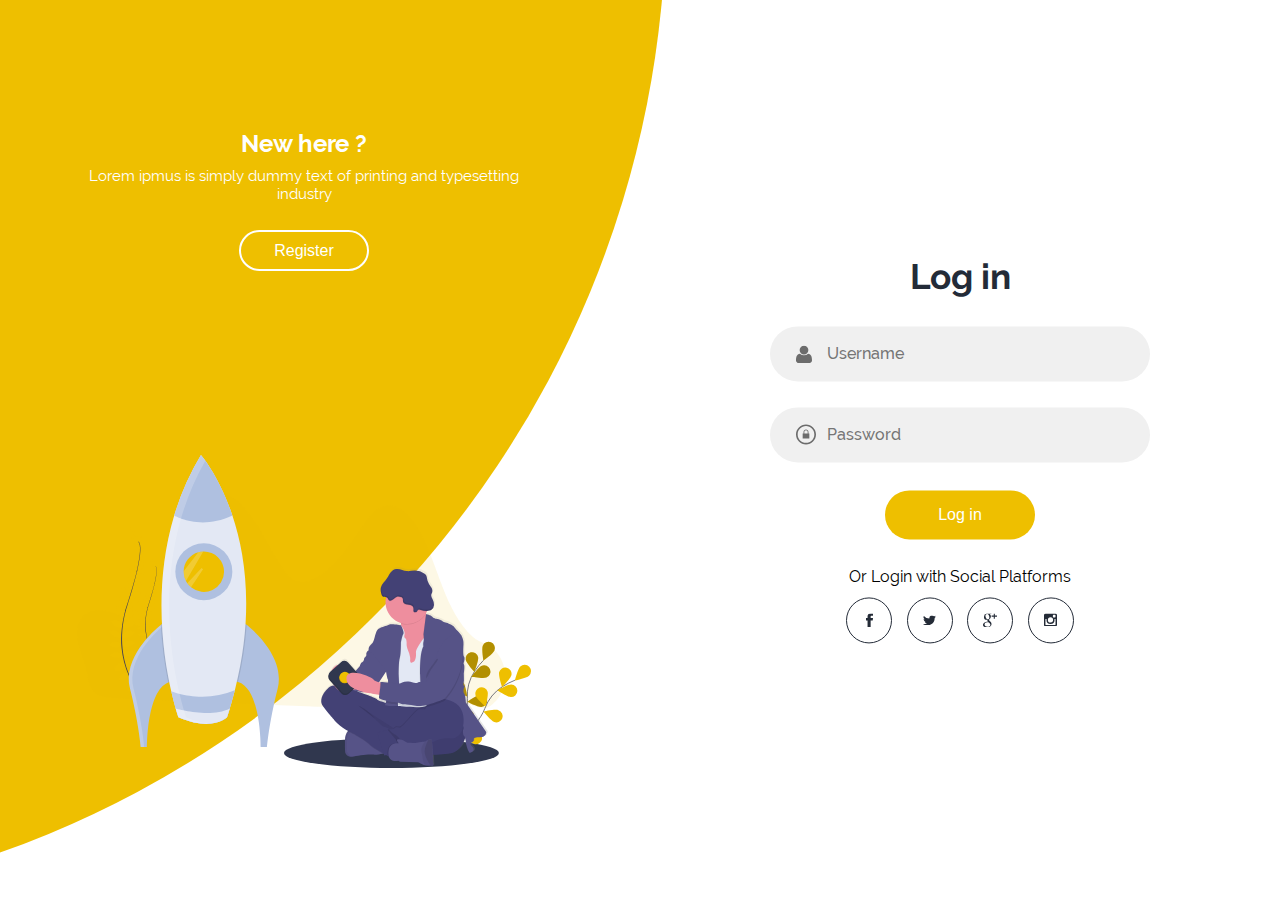
<file: login.html>
<!DOCTYPE html>
<!--[if lt IE 7]>      <html class="no-js lt-ie9 lt-ie8 lt-ie7"> <![endif]-->
<!--[if IE 7]>         <html class="no-js lt-ie9 lt-ie8"> <![endif]-->
<!--[if IE 8]>         <html class="no-js lt-ie9"> <![endif]-->
<!--[if gt IE 8]>      <html class="no-js"> <!--<![endif]-->
<html>
    <head>
        <meta charset="utf-8">
        <meta http-equiv="X-UA-Compatible" content="IE=edge">
        <title>Food</title>
        <meta name="description" content="">
        <meta name="viewport" content="width=device-width, initial-scale=1">
        <link rel="stylesheet" href="./css/login.css">
    </head>
    <body>
        <div class="container">
            <div class="forms-container">
                <div class="login-register">

                    <!--login form-->
                    <form action="./index.html" class="log-in flex item-center justify-center">
                        <h2>Log in</h2>
                        <div class="input-field flex item-center ">
                            <img src="./icons/user-faint.svg" alt="">
                            <input type="text" placeholder="Username">
                        </div>
                        <div class="input-field flex item-center">
                            <img src="./icons/lock.svg" alt="">
                            <input type="password" placeholder="Password">
                        </div>
                        <input type="submit" value="Log in" class="btn solid">
                        

                        <p>Or Login with Social Platforms</p>
                        <div class="social-media flex justify-center">
                            <a href="#" class="social-icon">
                                <img src="./icons/facebook-dark.svg" alt="facebook">
                            </a>
                            <a href="#" class="social-icon">
                                <img src="./icons/twitter-dark.svg" alt="twitter">
                            </a>
                            <a href="#" class="social-icon">
                                <img src="./icons/google-dark.svg" alt="google+">
                            </a>
                            <a href="#" class="social-icon">
                                <img src="./icons/instagram-dark.svg" alt="instagram">
                            </a>
                        </div>
                    </form> 
                     
                    <!--Registration form-->
                    <form action="./index.html" class="registration flex item-center justify-center">
                        <h2>Registration</h2>
                        <div class="input-field">
                            <img src="./icons/user-faint.svg" alt="">
                            <input type="text" placeholder="Username">
                        </div>
                        <div class="input-field">
                            <img src="./icons/email-faint.svg" alt="">
                            <input type="email" placeholder="email">
                        </div>
                        <div class="input-field">
                            <img src="./icons/lock.svg" alt="">
                            <input type="password" placeholder="Password">
                        </div>
                        <a href="./index.html">
                        <input type="submit" value="Register" class="btn solid">
                        </a>

                        <p>Or Register with Social Platforms</p>
                        <div class="social-media flex justify-center">
                            <a href="#" class="social-icon">
                                <img src="./icons/facebook-dark.svg" alt="facebook">
                            </a>
                            <a href="#" class="social-icon">
                                <img src="./icons/twitter-dark.svg" alt="twitter">
                            </a>
                            <a href="#" class="social-icon">
                                <img src="./icons/google-dark.svg" alt="google+">
                            </a>
                            <a href="#" class="social-icon">
                                <img src="./icons/instagram-dark.svg" alt="instagram">
                            </a>
                        </div>
                    </form>
                </div>
            </div>

            <div class="panel-container">
                <div class="panel left-panel">
                    <div class="content">
                        <h3>New here ?</h3>
                        <p>Lorem ipmus is simply dummy text of printing and typesetting industry</p>
                        <button class="btn transparent" id="registration">Register</button>
                    </div>
                    <img class="image" src="./icons/log.svg" alt="">
                </div>

                <div class="panel right-panel">
                    <div class="content">
                        <h3>One of us ?</h3>
                        <p>Lorem ipmus is simply dummy text of printing and typesetting industry</p>
                        <button class="btn transparent" id="log-in">Log in</button>
                    </div>

                    <img class="image" src="./icons/register.svg" alt="">
                </div>
            </div>
        </div>

        
        
        <script src="./js/login.js" async defer></script>
    </body>
</html>
</file>
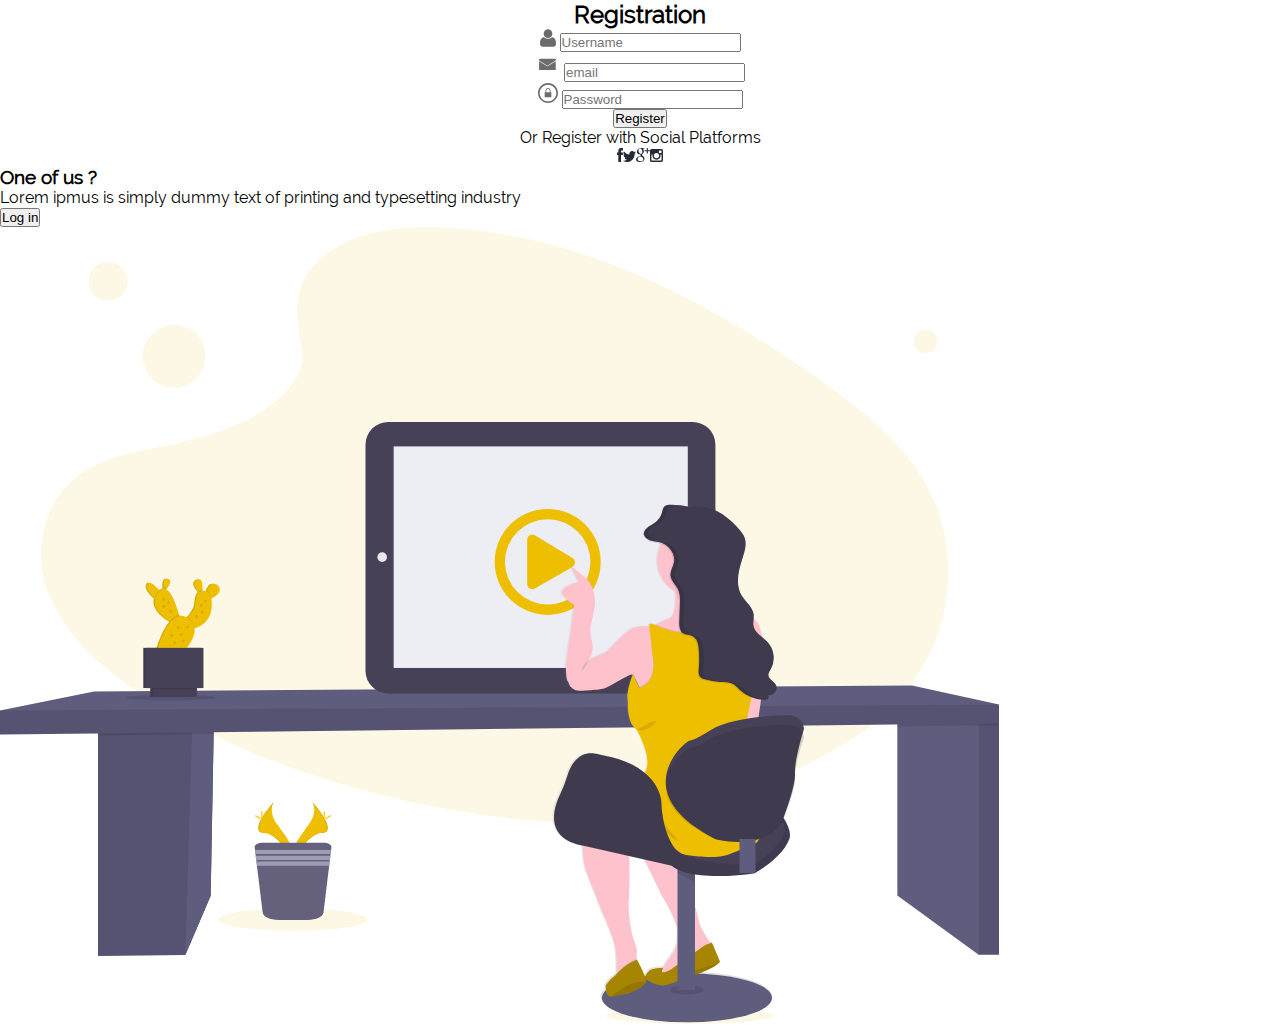
<file: register.html>
<!DOCTYPE html>
<!--[if lt IE 7]>      <html class="no-js lt-ie9 lt-ie8 lt-ie7"> <![endif]-->
<!--[if IE 7]>         <html class="no-js lt-ie9 lt-ie8"> <![endif]-->
<!--[if IE 8]>         <html class="no-js lt-ie9"> <![endif]-->
<!--[if gt IE 8]>      <html class="no-js"> <!--<![endif]-->
<html>
    <head>
        <meta charset="utf-8">
        <meta http-equiv="X-UA-Compatible" content="IE=edge">
        <title></title>
        <meta name="description" content="">
        <meta name="viewport" content="width=device-width, initial-scale=1">
        <link rel="stylesheet" href="./css/register.css">
    </head>
    <body>
        <!--[if lt IE 7]>
            <p class="browsehappy">You are using an <strong>outdated</strong> browser. Please <a href="#">upgrade your browser</a> to improve your experience.</p>
        <![endif]-->
        <div class="container">
            <div class="form-container">
                <div class="register">
                    <form action="" class="registration flex item-center justify-center">
                        <h2>Registration</h2>
                        <div class="input-field">
                            <img src="./icons/user-faint.svg" alt="">
                            <input type="text" placeholder="Username">
                        </div>
                        <div class="input-field">
                            <img src="./icons/email-faint.svg" alt="">
                            <input type="email" placeholder="email">
                        </div>
                        <div class="input-field">
                            <img src="./icons/lock.svg" alt="">
                            <input type="password" placeholder="Password">
                        </div>
                        <input type="submit" value="Register" class="btn solid">

                        <p>Or Register with Social Platforms</p>
                        <div class="social-media flex justify-center">
                            <a href="#" class="social-icon">
                                <img src="./icons/facebook-dark.svg" alt="facebook">
                            </a>
                            <a href="#" class="social-icon">
                                <img src="./icons/twitter-dark.svg" alt="twitter">
                            </a>
                            <a href="#" class="social-icon">
                                <img src="./icons/google-dark.svg" alt="google+">
                            </a>
                            <a href="#" class="social-icon">
                                <img src="./icons/instagram-dark.svg" alt="instagram">
                            </a>
                        </div>
                    </form>
                </div>
            </div>

            <div class="panel-container">
                <div class="panel right-panel">
                    <div class="content">
                        <h3>One of us ?</h3>
                        <p>Lorem ipmus is simply dummy text of printing and typesetting industry</p>
                        <button class="btn transparent" id="log-in">Log in</button>
                    </div>
                    <img class="image" src="./icons/register.svg" alt="">
                </div>
            </div>
        </div>

        <script src="" async defer></script>
    </body>
</html>
</file>
<file: css/login.css>
/*fonts*/
@font-face{
    font-family:"Raleway-regular";
    src: url(../fonts/Raleway-Regular.ttf);
}
@font-face{
    font-family: "Raleway-medium";
    src: url(../fonts/Raleway-Medium.ttf);
}
@font-face{
    font-family: "Raleway-bold";
    src: url(../fonts/Raleway-Bold.ttf);
}
@font-face{
    font-family: "Raleway-extrabold";
    src: url(../fonts/Raleway-ExtraBold.ttf);
}
@font-face{
    font-family: "Raleway-semibold";
    src: url(../fonts/Raleway-SemiBold.ttf);
}
@font-face{
    font-family: "Raleway-black";
    src: url(../fonts/Raleway-Black.ttf);
}
body{
    -webkit-font-smoothing:antialiased;
    font-family: "Raleway-regular";
}
/* Reset*/
*{
    padding: 0px;
    margin: 0px;
    box-sizing: border-box;
}

/* roots */
:root{
    --primary:#EEBF00;
    --termary:#6c6c6c;
    --secondary:#232b38;
    --danger:#ef4545;
    --pure:#fefefe;
    --heaven:#ffffff;
    --light:#f0f0f0;
    --footer:#2d333f;
}
/* Utility class */
.flex{
    display: flex;
}
.justify-between{
    justify-content: space-between;
}
.item-center{
    align-items: center;
}
.justify-center{
    justify-content: center;
}

/* start */
.container{
    position: relative;
    width: 100%;
    min-height: 100vh;
    overflow: hidden;
    background: var(--heaven);
}

.container::before{
    content: '';
    position: absolute;
    width: 2000px;
    height: 2000px;
    border-radius: 50%;
    background: linear-gradient(-45deg, var(--primary), var(--primary));
    top: -10%;
    right: 48%;
    transform: translateY(-50%);
    z-index: 6;
    transition: 1.8s ease-in-out;
    -webkit-transition: 1.8s ease-in-out;
    -moz-transition: 1.8s ease-in-out;
    -ms-transition:1.8s ease-in-out;
    -o-transition: 1.8s ease-in-out;
}
.form-container{
    position: absolute;
    width: 100%;
    height: 100%;
    top: 0;
    left: 0;
}

.login-register{
    position: absolute;
    top: 50%;
    left: 75%;
    transform: translate(-50%, -50%);
    width: 50%;
    display: grid;
    grid-template-columns: 1fr;
    z-index: 5;
    transition: 1s 0.7s ease-in-out;
    -webkit-transition:1s 0.7s ease-in-out;
    -moz-transition: 1s 0.7s ease-in-out;
    -ms-transitiom:1s 0.7s ease-in-out;
    -o-transition: 1s 0.7s ease-in-out;
}
form{
    transition: 0.2s 0.7s ease-in-out;
    -webkit-transition: 0.2s 0.7s ease-in-out;
    -moz-transition: 0.2s 0.7s ease-in-out;
    -ms-transition:0.2s 0.7s ease-in-out;
    -o-transition: 0.2s 0.7s ease-in-out;
}
form.log-in, form.registration{
    flex-direction: column;
    grid-row: 1 / 2;
    grid-column: 1 / 2;
    padding: 0 5rem;
    overflow: hidden;

}
form.log-in{
    z-index: 2;
}
form.registration{
    z-index: 1;
    opacity: 0;
}

h2{
    font-size: 2.2rem;
    margin-bottom: 1rem;
    color: var(--secondary);
    font-family: "Raleway-bold";
}
.input-field{
    max-width: 380px;
    width: 100%;
    height: 55px;
    background: var(--light);
    border-radius: 55px;
    margin: 0.8rem 0;
    display: grid;
    grid-template-columns: 15% 85%;
}
.input-field img{
    margin: 1rem;
    padding-left: 0.6rem;
    
}
.registration .input-field img:nth-child(2){
    padding-left: 0.4rem;
}
.input-field input{
    outline: none;
    background: none;
    border: none;
    line-height: 1;
    font-weight: 500;
    font-size: 1rem;
    font-family: "Raleway-medium";
    color: var(--secondary);
}
.btn{
    width: 150px;
    height: 49px;
    border: none;
    outline: none;
    background: var(--primary);
    color: var(--heaven);
    border-radius: 49px;
    cursor: pointer;
    font-size: 1rem;
    font-weight: 500;
    margin:1rem 0;
    transition: .3s all ease;
    -webkit-transition: .3s all ease;
    -moz-transition: .3s all ease;
    -ms-transition:.3s all ease;
    -o-transition: .3s all ease;
}
.btn:hover{
    background: var(--heaven);
    color: var(--primary);
    border: 1px solid var(--primary);
}
p{
    padding: .7rem 0;
    font-size: 1rem;
    font-family: "Raleway-regular";
}
.social-icon{
    height: 46px;
    width: 46px;
    border: 1px solid var(--secondary);
    margin: 0 0.45rem;
    display: flex;
    align-items: center;
    justify-content: center;
    border-radius: 50%;
    transition: .3s all ease;
    -webkit-transition: .3s all ease;
    -moz-transition: .3s all ease;
    -ms-transition:.3s all ease;
    -o-transition: .3s all ease;
}
.social-icon:hover{
    border: 1px solid var(--primary);
    background: var(--primary);
}

.panel-container{
    position: absolute;
    width: 100%;
    height: 100%;
    top: 0;
    left: 0;
    display: grid;
    grid-template-columns: repeat(2, 1fr);
}

.panel{
    display: flex;
    flex-direction: column;
    align-items: flex-end;
    justify-content: space-around;
    text-align: center;
    z-index: 7;    
}
.panel .content{
    color: var(--pure);
    transition: .9s .6s ease-in-out;
    -webkit-transition: .9s .6s ease-in-out;
    -moz-transition: .9s .6s ease-in-out;
    -ms-transition: .9s .6s ease-in-out;
    -o-transition: .9s .6s ease-in-out;
}
.panel h3{
    font-weight: 500;
    font-family: "Raleway-bold";
    font-size: 1.5rem;
    line-height: 1;
}
.panel p{
    font-size: 0.95rem;
    padding: 0.7rem 0;
}
.panel .content .btn{
    border: 2px solid var(--pure);
    width: 130px;
    height: 41px;
}

.left-panel{
    pointer-events: all;
    padding: 3rem 17% 3rem 12%;
}

.right-panel{
    pointer-events: none;
    padding: 3rem 12% 3rem 17%;
}
.image{
    width: 100%;
    transition: 1.1s .4s ease-in-out;
    -webkit-transition: 1.1s .4s ease-in-out;
    -moz-transition: 1.1s .4s ease-in-out;
    -ms-transition: 1.1s .4s ease-in-out;
    -o-transition: 1.1s .4s ease-in-out;
}

.right-panel .content, .right-panel .image{
    transform: translateX(800px);
}

/* css for animation */
.container.registration-mode::before{
    transform: translate(100%, -50%);
    -webkit-transform: translate(100%, -50%);
    -moz-transform: translate(100%, -50%);
    -ms-transform: translate(100%, -50%);
    -o-transform: translate(100%, -50%);
    right: 52%;
} 

.container.registration-mode .left-panel .image,
.container.registration-mode .left-panel .content{
    transform: translateX(-800px);
    -webkit-transform: translateX(-800px);
    -moz-transform: translateX(-800px);
    -ms-transform: translateX(-800px);
    -o-transform: translateX(-800px);
}

.container.registration-mode .right-panel .image,
.container.registration-mode .right-panel .content{
    transform: translateX(0px);
    -webkit-transform: translateX(0px);
    -moz-transform: translateX(0px);
    -ms-transform: translateX(0px);
    -o-transform: translateX(0px);
}

.container.registration-mode .left-panel{
    pointer-events: none;
}
.container.registration-mode .right-panel{
    pointer-events: all;
}
.container.registration-mode .login-register{
    left: 25%;
}
.container.registration-mode form.log-in{
    z-index: 1;
    opacity: 0;
}
.container.registration-mode form.registration{
    z-index: 2;
    opacity: 1;
}


/* responsive */
@media (max-width:870px){
    .container{
        min-height: 800px;
        height: 100vh;
    }

    .container::before{
        width: 2500px;
        height: 2500px;
        top: 30%;
        bottom: 68%;
        transform: translateX(-50%);
        right: initial;
        top:initial;
        transition: 2s ease-in-out;
        -webkit-transition: 2s ease-in-out;
        -moz-transition: 2s ease-in-out;
        -ms-transition:2s ease-in-out;
        -o-transition: 2s ease-in-out;
    }

    .login-register{
        width: 100%;
        left: 50%;
        top: 95%;
        transform: translate(-50%, -100%);
        -webkit-transform: translate(-50%, -100%);
        -moz-transform: translate(-50%, -100%);
        -ms-transform: translate(-50%, -100%);
        -o-transform: translate(-50%, -100%);
        transition: 1s 0.8s ease-in-out;
        -webkit-transition: 1s 0.8s ease-in-out;
        -moz-transition: 1s 0.8s ease-in-out;
        -ms-transition: 1s 0.8s ease-in-out;
        -o-transition: 1s 0.8s ease-in-out;
    }

    .panel-container{
        z-index: 10;
        grid-template-columns: 1fr;
        grid-template-rows: 1fr 2fr 1fr;
    }
    .panel{
        flex-direction: row;
        justify-content: space-around;
        align-items: center;
        padding: 2.2rem 8%;
    }
    .panel .content{
        padding-right:15% ;
        transition: 0.9s 0.6s ease-in-out;
        -webkit-transition: 0.9s 0.8s ease-in-out;
        -moz-transition: 0.9s 0.8s ease-in-out;
        -ms-transition: 0.9s 0.8s ease-in-out;
        -o-transition: 0.9s 0.8s ease-in-out;
    }
    .panel h3{
        font-size: 1.2rem;
    }
    .panel p{
        font-size: 0.7rem;
        padding: 0.5rem 0;
    }
    .btn.transparent{
        width: 110px;
        height: 35px;
        font-size:0.7rem ;
    }
    .image{
        width: 200px;
        transition: 0.9s 0.6s ease-in-out;
        -webkit-transition: 0.9s 0.6s ease-in-out;
        -moz-transition: 0.9s 0.6s ease-in-out;
        -ms-transition: 0.9s 0.6s ease-in-out;
        -o-transition: 0.9s 0.6s ease-in-out;
    }

    .left-panel{
        grid-row: 1 / 2;
    }

    .right-panel{
        grid-row: 3 /4;
    }

    .right-panel .content, .right-panel .image{
        transform: translateY(300px);
        -webkit-transform: translateY(300px);
        -moz-transform: translateY(300px);
        -o-transform: translateY(300px);
        -ms-transform: translateY(300px);
    }

    .container.registration-mode::before{
        transform: translate(-50%, 100%);
        bottom: 32%;
        right: initial;
    }

    .container.registration-mode .left-panel .content,
    .container.registration-mode .left-panel .image{
        transform: translateY(-300px);
        -webkit-transform: translateY(-300px);
        -moz-transform: translateY(-300px);
        -ms-transform: translateY(-300px);
        -o-transform: translateY(-300px);
    }

    .container.registration-mode .login-register{
        top: 5%;
        transform: translate(-50%, 0);
        -webkit-transform: translate(-50%, 0);
        -moz-transform: translate(-50%, 0);
        -ms-transform: translate(-50%, 0);
        -o-transform: translate(-50%, 0);
        left: 50%;
    }
}

@media (max-width:560px){
    form{
        padding: 0 1.5rem;
    }
    
    .image{
        display: none;
    }

    .panel .content{
        padding: 0.5rem 1rem;
    }

    .container::before{
        bottom: 72%;
        left: 50%;
    }
    
    .container.registration-mode::before{
        bottom: 28%;
        left: 50%;
    }
}

@media (max-width:520px){
    .input-field{
        grid-template-columns: 100%;
    }
    .input-field img{
        display: none;
    }

    .input-field input::placeholder{
        padding-left: 1.5rem;
    }
}
</file>
<file: css/register.css>
@font-face{
    font-family:"Raleway-regular";
    src: url(../fonts/Raleway-Regular.ttf);
}
@font-face{
    font-family: "Raleway-medium";
    src: url(../fonts/Raleway-Medium.ttf);
}
@font-face{
    font-family: "Raleway-bold";
    src: url(../fonts/Raleway-Bold.ttf);
}
@font-face{
    font-family: "Raleway-extrabold";
    src: url(../fonts/Raleway-ExtraBold.ttf);
}
@font-face{
    font-family: "Raleway-semibold";
    src: url(../fonts/Raleway-SemiBold.ttf);
}
@font-face{
    font-family: "Raleway-black";
    src: url(../fonts/Raleway-Black.ttf);
}
body{
    -webkit-font-smothing:antialiased ;
    font-family: "Raleway-regular";
}

/* reset */
*{
    padding: 0;
    margin: 0;
    box-sizing: border-box;
}

/* roots */
:root{
    --primary:#EEBF00;
    --termary:#6c6c6c;
    --secondary:#232b38;
    --danger:#ef4545;
    --pure:#fefefe;
    --heaven:#ffffff;
    --light:#f0f0f0;
    --footer:#2d333f;
}

/* utility class */
.flex{
    display: flex;
}
.justify-center{
    justify-content: center;
}
.item-center{
    align-items: center;
}

.container{
    position: relative;
    width: 100%;
    min-height: 100vh;
    overflow: hidden;
    background: var(--heaven);
}

.container::before{
    content: '';
    position: absolute;
    width: 2000px;
    height: 2000px;
    border-radius: (50%);
    background: linear-gradient(-45deg, var(--primary), var(--primary));
    top:-10%;
    right:48%;
    transform:translateX(-50%);
}

form.container{
    position: absolute;
    width: 100%;
    height: 100%;
    top: 0;
    left: 0;
}
form{
    flex-direction: column;
}
</file>
